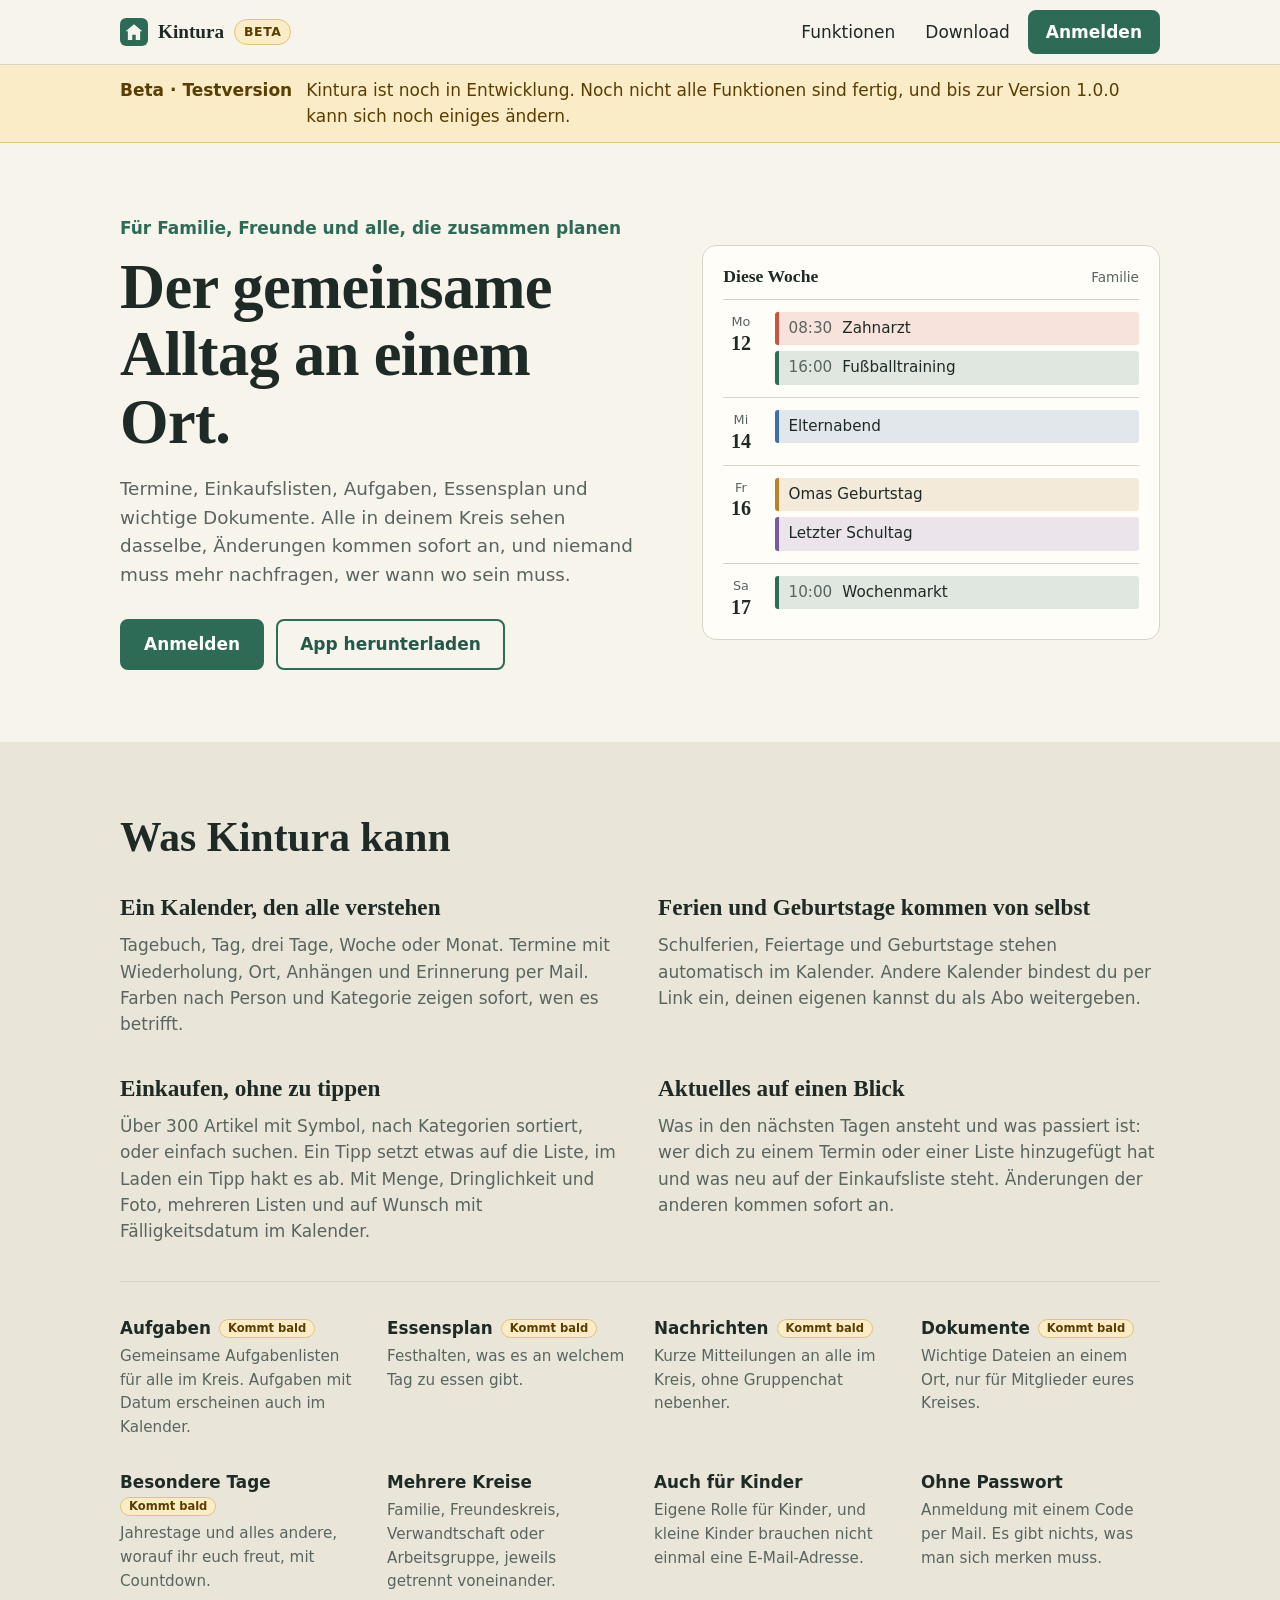
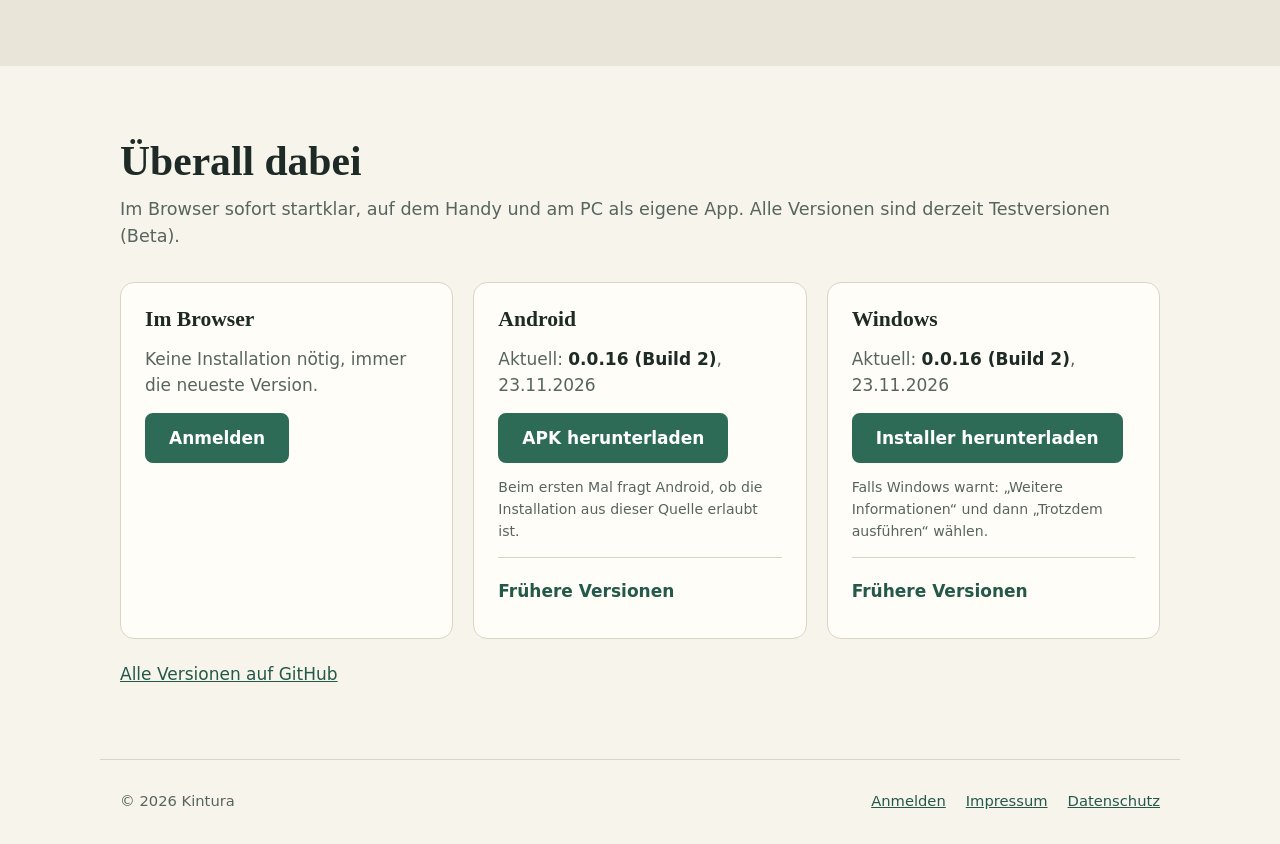
<file: website/public/index.html>
<!doctype html>
<html lang="de" data-repo="__REPO_URL__">
<head>
  <meta charset="utf-8">
  <meta name="viewport" content="width=device-width, initial-scale=1">
  <meta http-equiv="Content-Security-Policy" content="default-src 'self'; base-uri 'none'">
  <title>Kintura – der gemeinsame Alltag an einem Ort</title>
  <meta name="description" content="Kalender, Einkaufslisten, Aufgaben, Essensplan und Dokumente für Familie, Freundeskreis, Verwandtschaft oder Arbeitsgruppe. Im Browser, auf Android und unter Windows.">
  <meta name="theme-color" content="#2e6b57">
  <link rel="icon" href="favicon.svg" type="image/svg+xml">
  <link rel="stylesheet" href="styles.css">
  <script src="app.js" defer></script>
</head>
<body>
  <header class="top">
    <div class="wrap top-row">
      <span class="brand-group"><a class="brand" href="#start"><img src="favicon.svg" alt="" width="28" height="28">Kintura</a><span class="beta-pill" title="Testversion: noch nicht alle Funktionen sind fertig">Beta</span></span>
      <nav aria-label="Hauptmenü">
        <a class="nav-link" href="#funktionen">Funktionen</a>
        <a class="nav-link" href="#download">Download</a>
        <a class="button small" href="__APP_URL__">Anmelden</a>
      </nav>
    </div>
  </header>

  <aside class="beta-band" aria-label="Hinweis zur Testversion">
    <div class="wrap beta-row">
      <strong>Beta · Testversion</strong>
      <p>Kintura ist noch in Entwicklung. Noch nicht alle Funktionen sind fertig, und bis zur Version 1.0.0 kann sich noch einiges ändern.</p>
    </div>
  </aside>

  <main id="start">
    <section class="hero wrap">
      <div>
        <p class="eyebrow">Für Familie, Freunde und alle, die zusammen planen</p>
        <h1>Der gemeinsame Alltag an einem Ort.</h1>
        <p class="lede">Termine, Einkaufslisten, Aufgaben, Essensplan und wichtige Dokumente. Alle in deinem Kreis sehen dasselbe, Änderungen kommen sofort an, und niemand muss mehr nachfragen, wer wann wo sein muss.</p>
        <div class="actions">
          <a class="button" href="__APP_URL__">Anmelden</a>
          <a class="button ghost" href="#download">App herunterladen</a>
        </div>
      </div>

      <div class="preview" aria-hidden="true">
        <div class="preview-head"><span>Diese Woche</span><span class="preview-kreis">Familie</span></div>
        <ol class="agenda">
          <li><span class="day">Mo<b>12</b></span><div><p class="event c1"><time>08:30</time>Zahnarzt</p><p class="event c2"><time>16:00</time>Fußballtraining</p></div></li>
          <li><span class="day">Mi<b>14</b></span><div><p class="event c3">Elternabend</p></div></li>
          <li><span class="day">Fr<b>16</b></span><div><p class="event c4">Omas Geburtstag</p><p class="event c5">Letzter Schultag</p></div></li>
          <li><span class="day">Sa<b>17</b></span><div><p class="event c2"><time>10:00</time>Wochenmarkt</p></div></li>
        </ol>
      </div>
    </section>

    <section id="funktionen" class="band">
      <div class="wrap">
        <h2>Was Kintura kann</h2>

        <div class="lead-features">
          <article>
            <h3>Ein Kalender, den alle verstehen</h3>
            <p>Tagebuch, Tag, drei Tage, Woche oder Monat. Termine mit Wiederholung, Ort, Anhängen und Erinnerung per Mail. Farben nach Person und Kategorie zeigen sofort, wen es betrifft.</p>
          </article>
          <article>
            <h3>Ferien und Geburtstage kommen von selbst</h3>
            <p>Schulferien, Feiertage und Geburtstage stehen automatisch im Kalender. Andere Kalender bindest du per Link ein, deinen eigenen kannst du als Abo weitergeben.</p>
          </article>
          <article>
            <h3>Einkaufen, ohne zu tippen</h3>
            <p>Über 300 Artikel mit Symbol, nach Kategorien sortiert, oder einfach suchen. Ein Tipp setzt etwas auf die Liste, im Laden ein Tipp hakt es ab. Mit Menge, Dringlichkeit und Foto, mehreren Listen und auf Wunsch mit Fälligkeitsdatum im Kalender.</p>
          </article>
          <article>
            <h3>Aktuelles auf einen Blick</h3>
            <p>Was in den nächsten Tagen ansteht und was passiert ist: wer dich zu einem Termin oder einer Liste hinzugefügt hat und was neu auf der Einkaufsliste steht. Änderungen der anderen kommen sofort an.</p>
          </article>
        </div>

        <ul class="features">
          <li><h3>Aufgaben <span class="soon">Kommt bald</span></h3><p>Gemeinsame Aufgabenlisten für alle im Kreis. Aufgaben mit Datum erscheinen auch im Kalender.</p></li>
          <li><h3>Essensplan <span class="soon">Kommt bald</span></h3><p>Festhalten, was es an welchem Tag zu essen gibt.</p></li>
          <li><h3>Nachrichten <span class="soon">Kommt bald</span></h3><p>Kurze Mitteilungen an alle im Kreis, ohne Gruppenchat nebenher.</p></li>
          <li><h3>Dokumente <span class="soon">Kommt bald</span></h3><p>Wichtige Dateien an einem Ort, nur für Mitglieder eures Kreises.</p></li>
          <li><h3>Besondere Tage <span class="soon">Kommt bald</span></h3><p>Jahrestage und alles andere, worauf ihr euch freut, mit Countdown.</p></li>
          <li><h3>Mehrere Kreise</h3><p>Familie, Freundeskreis, Verwandtschaft oder Arbeitsgruppe, jeweils getrennt voneinander.</p></li>
          <li><h3>Auch für Kinder</h3><p>Eigene Rolle für Kinder, und kleine Kinder brauchen nicht einmal eine E-Mail-Adresse.</p></li>
          <li><h3>Ohne Passwort</h3><p>Anmeldung mit einem Code per Mail. Es gibt nichts, was man sich merken muss.</p></li>
        </ul>
      </div>
    </section>

    <section id="download" class="wrap downloads">
      <h2>Überall dabei</h2>
      <p class="section-lede">Im Browser sofort startklar, auf dem Handy und am PC als eigene App. Alle Versionen sind derzeit Testversionen (Beta).</p>

      <div class="platforms">
        <article class="platform">
          <h3>Im Browser</h3>
          <p class="status">Keine Installation nötig, immer die neueste Version.</p>
          <a class="button" href="__APP_URL__">Anmelden</a>
        </article>

        <article class="platform" data-platform="android" data-extension=".apk">
          <h3>Android</h3>
          <p class="status" data-status>Downloads werden geladen …</p>
          <a class="button" data-download hidden>APK herunterladen</a>
          <p class="hint">Beim ersten Mal fragt Android, ob die Installation aus dieser Quelle erlaubt ist.</p>
          <details data-older hidden><summary>Frühere Versionen</summary><ul class="versions"></ul></details>
        </article>

        <article class="platform" data-platform="windows" data-extension=".exe">
          <h3>Windows</h3>
          <p class="status" data-status>Downloads werden geladen …</p>
          <a class="button" data-download hidden>Installer herunterladen</a>
          <p class="hint">Falls Windows warnt: „Weitere Informationen“ und dann „Trotzdem ausführen“ wählen.</p>
          <details data-older hidden><summary>Frühere Versionen</summary><ul class="versions"></ul></details>
        </article>
      </div>

      <noscript><p class="section-lede">Die Downloads brauchen JavaScript.</p></noscript>
      <p class="all-releases"><a href="__REPO_URL__/releases">Alle Versionen auf GitHub</a></p>
    </section>
  </main>

  <footer class="wrap foot">
    <span>© 2026 Kintura</span>
    <div class="foot-links">
      <a href="__APP_URL__">Anmelden</a>
      <a href="impressum.html">Impressum</a>
      <a href="datenschutz.html">Datenschutz</a>
    </div>
  </footer>
</body>
</html>
</file>
<file: website/public/styles.css>
:root {
  color-scheme: light dark;
  --paper: #f7f4ec;
  --surface: #fffdf8;
  --band: #e9e6d9;
  --ink: #1e2a25;
  --muted: #58655f;
  --line: #d9d5c6;
  --brand: #2e6b57;
  --brand-ink: #ffffff;
  --link: #24594a;
  --c1: #c8553d;
  --c2: #2e6b57;
  --c3: #3f6fa8;
  --c4: #b7812a;
  --c5: #7a5a9e;
  --beta-bg: #fbecc8;
  --beta-ink: #5a3d00;
  --beta-line: #e2c27a;
  --serif: Charter, "Bitstream Charter", "Sitka Text", Cambria, Georgia, serif;
  --sans: system-ui, -apple-system, "Segoe UI", Roboto, sans-serif;
}

@media (prefers-color-scheme: dark) {
  :root {
    --paper: #141a17;
    --surface: #1c2420;
    --band: #19201c;
    --ink: #ecefe8;
    --muted: #a5b1aa;
    --line: #313c36;
    --brand: #7fc8ae;
    --brand-ink: #10231b;
    --link: #8fd3bb;
    --c1: #e58872;
    --c2: #7fc8ae;
    --c3: #8db4e3;
    --c4: #dcb266;
    --c5: #bda0dc;
    --beta-bg: #3a2e12;
    --beta-ink: #f3dca3;
    --beta-line: #6b5524;
  }
}

* { box-sizing: border-box; }

html { scroll-behavior: smooth; scroll-padding-top: 5rem; }

@media (prefers-reduced-motion: reduce) {
  html { scroll-behavior: auto; }
}

body {
  margin: 0;
  background: var(--paper);
  color: var(--ink);
  font: 17px/1.55 var(--sans);
}

h1, h2, h3, p, ol, ul { margin: 0; padding: 0; }
ol, ul { list-style: none; }
a { color: var(--link); }
[hidden] { display: none !important; }

:focus-visible { outline: 3px solid var(--c3); outline-offset: 2px; }

.wrap { max-width: 1080px; margin-inline: auto; padding-inline: 20px; }

.top {
  position: sticky;
  top: 0;
  z-index: 10;
  background: var(--paper);
  border-bottom: 1px solid var(--line);
}
.top-row { display: flex; align-items: center; justify-content: space-between; min-height: 64px; gap: 12px; }
.brand { display: inline-flex; align-items: center; gap: 10px; color: var(--ink); font: 700 1.2rem var(--serif); text-decoration: none; }
.brand-group { display: inline-flex; align-items: center; gap: 10px; }
.beta-pill {
  padding: 2px 9px;
  border: 1px solid var(--beta-line);
  border-radius: 999px;
  background: var(--beta-bg);
  color: var(--beta-ink);
  font-size: 0.78rem;
  font-weight: 700;
  letter-spacing: 0.04em;
  text-transform: uppercase;
}

.beta-band { background: var(--beta-bg); color: var(--beta-ink); border-bottom: 1px solid var(--beta-line); }
.beta-row { display: flex; flex-wrap: wrap; align-items: baseline; gap: 4px 14px; padding-block: 12px; }
.beta-row p { flex: 1 1 24em; }

nav { display: flex; align-items: center; gap: 6px; }
.nav-link { display: inline-flex; align-items: center; min-height: 44px; padding-inline: 12px; color: var(--ink); text-decoration: none; }
.nav-link:hover { text-decoration: underline; }

.button {
  display: inline-flex;
  align-items: center;
  justify-content: center;
  min-height: 48px;
  padding: 10px 22px;
  border: 2px solid var(--brand);
  border-radius: 8px;
  background: var(--brand);
  color: var(--brand-ink);
  font-weight: 600;
  text-decoration: none;
}
.button:hover { filter: brightness(1.1); }
.button.ghost { background: transparent; color: var(--link); }
.button.small { min-height: 44px; padding: 6px 16px; }

.hero {
  display: grid;
  grid-template-columns: 1.15fr 1fr;
  gap: 56px;
  align-items: center;
  padding-block: 72px;
}
.eyebrow { color: var(--brand); font-weight: 600; }
h1 { margin-top: 12px; font: 700 clamp(2.5rem, 6vw, 3.9rem)/1.08 var(--serif); letter-spacing: -0.01em; }
.lede { margin-top: 20px; max-width: 34em; color: var(--muted); font-size: 1.15rem; }
.actions { display: flex; flex-wrap: wrap; gap: 12px; margin-top: 30px; }

.preview {
  padding: 20px;
  border: 1px solid var(--line);
  border-radius: 14px;
  background: var(--surface);
}
.preview-head { display: flex; justify-content: space-between; align-items: baseline; padding-bottom: 12px; border-bottom: 1px solid var(--line); font: 700 1.1rem var(--serif); }
.preview-kreis { color: var(--muted); font: 500 0.85rem var(--sans); }
.agenda li { display: flex; gap: 16px; padding-block: 12px; border-bottom: 1px solid var(--line); }
.agenda li:last-child { border-bottom: 0; padding-bottom: 0; }
.agenda li > div { flex: 1; display: grid; align-content: start; gap: 6px; }
.day { width: 2.2rem; color: var(--muted); font-size: 0.8rem; text-align: center; }
.day b { display: block; color: var(--ink); font: 700 1.25rem var(--serif); }
.event { display: flex; gap: 10px; padding: 5px 10px; border-left: 4px solid var(--tone); border-radius: 3px; background: color-mix(in srgb, var(--tone) 15%, transparent); font-size: 0.95rem; }
.event time { color: var(--muted); font-variant-numeric: tabular-nums; }
.c1 { --tone: var(--c1); }
.c2 { --tone: var(--c2); }
.c3 { --tone: var(--c3); }
.c4 { --tone: var(--c4); }
.c5 { --tone: var(--c5); }

.band { padding-block: 72px; background: var(--band); }
h2 { font: 700 clamp(1.9rem, 4vw, 2.6rem)/1.15 var(--serif); }
h3 { font-size: 1.05rem; line-height: 1.3; }
.lead-features { display: grid; grid-template-columns: 1fr 1fr; gap: 36px; margin-top: 32px; padding-bottom: 36px; border-bottom: 1px solid var(--line); }
.lead-features h3 { font: 700 1.45rem/1.25 var(--serif); }
.lead-features p { margin-top: 10px; color: var(--muted); }
.features { display: grid; grid-template-columns: repeat(4, 1fr); gap: 32px 28px; margin-top: 36px; }
.features p { margin-top: 6px; color: var(--muted); font-size: 0.95rem; }
.features h3 { display: flex; flex-wrap: wrap; align-items: center; gap: 4px 8px; }
.soon {
  display: inline-block;
  padding: 1px 8px;
  border: 1px solid var(--beta-line);
  border-radius: 999px;
  background: var(--beta-bg);
  color: var(--beta-ink);
  font-size: 0.72rem;
  font-weight: 600;
  white-space: nowrap;
}

.downloads { padding-block: 72px; }
.section-lede { margin-top: 10px; color: var(--muted); font-size: 1.1rem; }
.platforms { display: grid; grid-template-columns: repeat(3, 1fr); gap: 20px; margin-top: 32px; }
.platform { display: flex; flex-direction: column; align-items: flex-start; gap: 14px; padding: 24px; border: 1px solid var(--line); border-radius: 14px; background: var(--surface); }
.platform h3 { font: 700 1.35rem var(--serif); }
.status { color: var(--muted); }
.status b { color: var(--ink); }
.hint { color: var(--muted); font-size: 0.88rem; }
code { font-size: 0.95em; }
details { width: 100%; padding-top: 12px; border-top: 1px solid var(--line); }
summary { display: flex; align-items: center; min-height: 44px; cursor: pointer; color: var(--link); font-weight: 600; }
.versions li { display: flex; flex-wrap: wrap; justify-content: space-between; gap: 2px 12px; padding-block: 10px; border-top: 1px solid var(--line); font-size: 0.92rem; }
.versions small { color: var(--muted); font-size: 0.85rem; }
.versions a { display: inline-flex; align-items: center; min-height: 32px; font-weight: 600; }
.all-releases { margin-top: 22px; }

.foot { display: flex; flex-wrap: wrap; align-items: center; justify-content: space-between; gap: 8px 16px; padding-block: 20px; border-top: 1px solid var(--line); color: var(--muted); font-size: 0.92rem; }
.foot-links { display: flex; flex-wrap: wrap; gap: 0 20px; }
.foot-links a { display: inline-flex; align-items: center; min-height: 44px; }

.legal { max-width: 720px; padding-block: 48px 64px; }
.legal h1 { margin: 0 0 20px; font-size: clamp(2.2rem, 5vw, 3rem); }
.legal h2 { margin: 32px 0 8px; font-size: 1.3rem; }
.legal p:last-child > em { display: block; margin-top: 32px; color: var(--muted); font-size: 0.92rem; }

@media (max-width: 860px) {
  .hero { grid-template-columns: 1fr; gap: 40px; padding-block: 44px; }
  .band, .downloads { padding-block: 52px; }
  .lead-features { grid-template-columns: 1fr; gap: 26px; }
  .features { grid-template-columns: 1fr 1fr; gap: 26px 20px; }
  .platforms { grid-template-columns: 1fr; }
}

@media (max-width: 560px) {
  .nav-link { display: none; }
  .features { grid-template-columns: 1fr; }
  .actions .button, .platform .button { width: 100%; }
}
</file>
